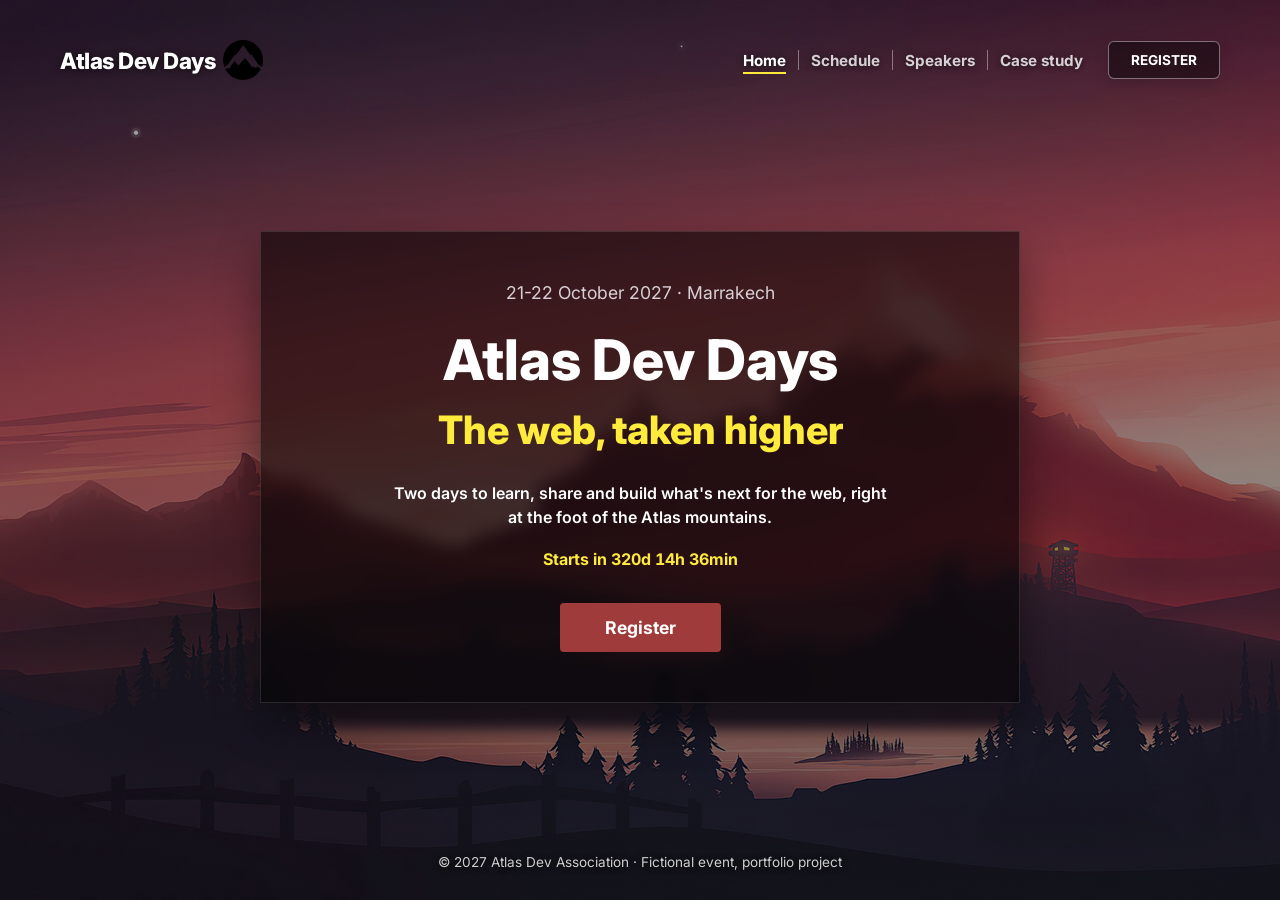
<file: index.html>
<!DOCTYPE html>
<html lang="en">
<head>
    <meta charset="UTF-8">
    <meta name="viewport" content="width=device-width, initial-scale=1.0">
    <title>Atlas Dev Days - A web conference in Marrakech</title>
    <meta name="description" content="Atlas Dev Days: two days of talks for web developers, 21 and 22 October 2027 in Marrakech.">
    <meta name="theme-color" content="#0d0d11">
    <link rel="icon" type="image/png" href="images/jbell.png">
    <link rel="preconnect" href="https://fonts.googleapis.com">
    <link rel="preconnect" href="https://fonts.gstatic.com" crossorigin>
    <link href="https://fonts.googleapis.com/css2?family=Inter:wght@400;600;700;800&display=swap" rel="stylesheet">
    <meta property="og:title" content="Atlas Dev Days - A web conference in Marrakech">
    <meta property="og:description" content="Atlas Dev Days: two days of talks for web developers, 21 and 22 October 2027 in Marrakech.">
    <meta property="og:type" content="website">
    <meta property="og:locale" content="en_GB">
    <link rel="stylesheet" href="style.css">
    <script src="script.js" defer></script>
</head>
<body>
    <a href="#main" class="skip-link">Skip to content</a>

    <header class="site-header">
        <nav class="navbar" aria-label="Main navigation">
            <a href="index.html" class="brand">
                <span class="brand-text">Atlas Dev Days</span>
                <img src="images/jbell.png" alt="" class="brand-icon-img" width="40" height="40">
            </a>
            <div class="nav-right">
                <ul class="nav-menu"><li><a href="index.html" class="nav-link" aria-current="page">Home</a></li><li><a href="schedule.html" class="nav-link">Schedule</a></li><li><a href="speakers.html" class="nav-link">Speakers</a></li><li><a href="case-study.html" class="nav-link">Case study</a></li></ul>
                <a href="register.html" class="btn-subscribe">Register</a>
            </div>
        </nav>
    </header>

    <main class="hero-content" id="main">
        <div class="card">
            <p class="date">21-22 October 2027 &middot; Marrakech</p>
            <h1 class="title">Atlas Dev Days<br><span class="highlight">The web, taken higher</span></h1>
            <p class="description">Two days to learn, share and build what's next for the web, right at the foot of the Atlas mountains.</p>
            <p class="countdown" id="countdown" role="timer"></p>
            <a href="register.html" class="btn">Register</a>
        </div>
    </main>

    <footer class="site-footer">
        <p>&copy; 2027 Atlas Dev Association &middot; Fictional event, portfolio project</p>
    </footer>
</body>
</html>
</file>
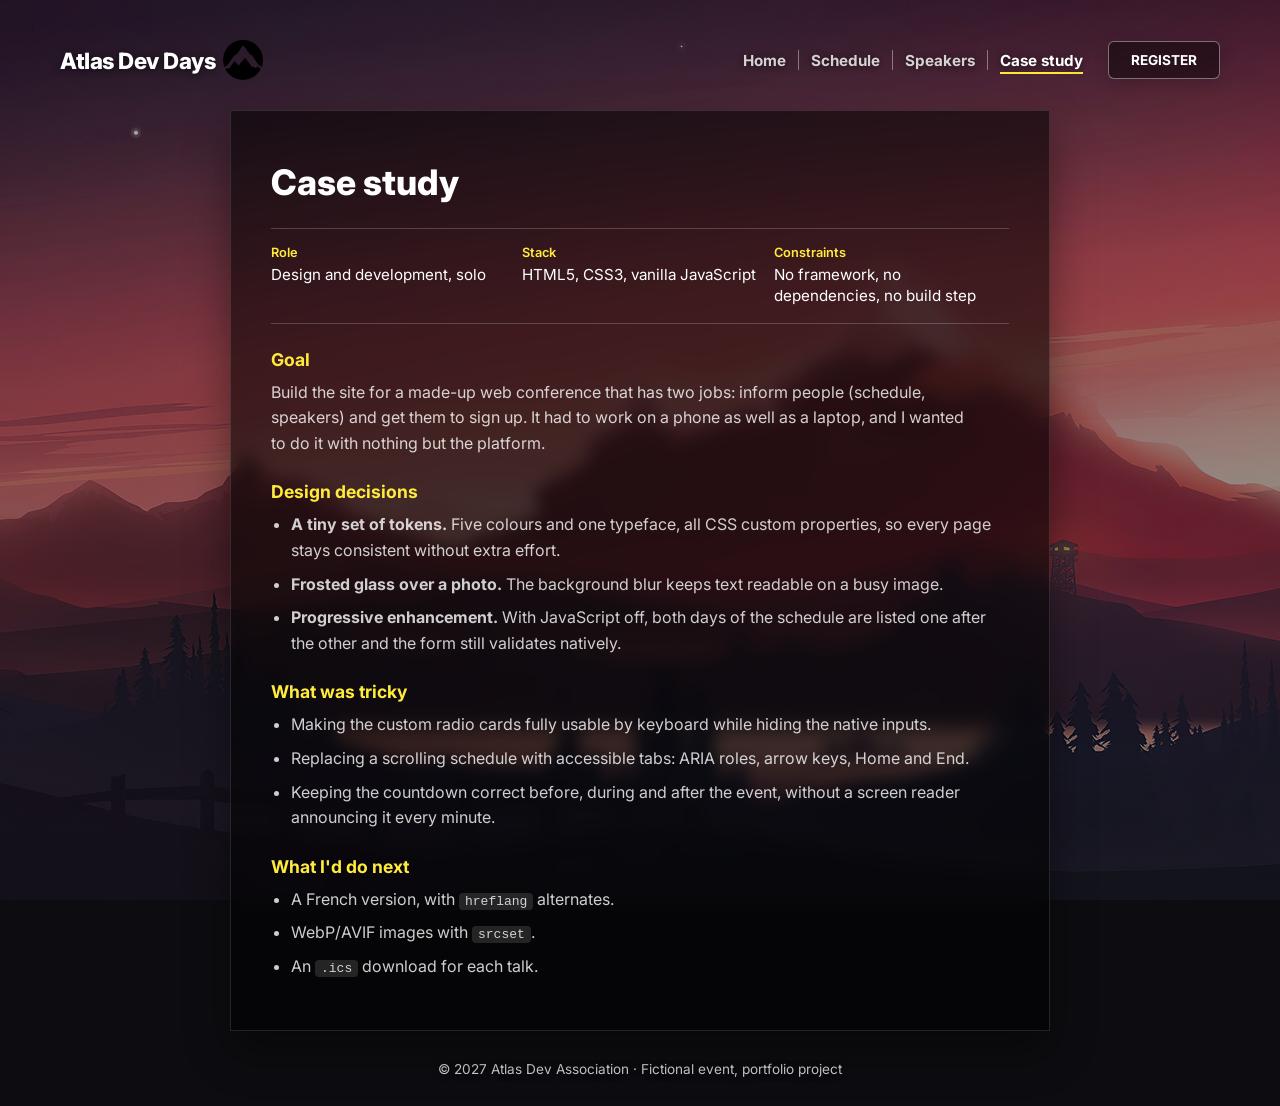
<file: case-study.html>
<!DOCTYPE html>
<html lang="en">
<head>
    <meta charset="UTF-8">
    <meta name="viewport" content="width=device-width, initial-scale=1.0">
    <title>Case study - Atlas Dev Days</title>
    <meta name="description" content="How the Atlas Dev Days site was built: goals, design decisions, problems along the way and what comes next.">
    <meta name="theme-color" content="#0d0d11">
    <link rel="icon" type="image/png" href="images/jbell.png">
    <link rel="preconnect" href="https://fonts.googleapis.com">
    <link rel="preconnect" href="https://fonts.gstatic.com" crossorigin>
    <link href="https://fonts.googleapis.com/css2?family=Inter:wght@400;600;700;800&display=swap" rel="stylesheet">
    <meta property="og:title" content="Case study - Atlas Dev Days">
    <meta property="og:description" content="How the Atlas Dev Days site was built: goals, design decisions, problems along the way and what comes next.">
    <meta property="og:type" content="website">
    <meta property="og:locale" content="en_GB">
    <link rel="stylesheet" href="style.css">
    <script src="script.js" defer></script>
</head>
<body>
    <a href="#main" class="skip-link">Skip to content</a>

    <header class="site-header">
        <nav class="navbar" aria-label="Main navigation">
            <a href="index.html" class="brand">
                <span class="brand-text">Atlas Dev Days</span>
                <img src="images/jbell.png" alt="" class="brand-icon-img" width="40" height="40">
            </a>
            <div class="nav-right">
                <ul class="nav-menu"><li><a href="index.html" class="nav-link">Home</a></li><li><a href="schedule.html" class="nav-link">Schedule</a></li><li><a href="speakers.html" class="nav-link">Speakers</a></li><li><a href="case-study.html" class="nav-link" aria-current="page">Case study</a></li></ul>
                <a href="register.html" class="btn-subscribe">Register</a>
            </div>
        </nav>
    </header>

    <main class="hero-content" id="main">
        <article class="card case-card">
            <h1 class="page-title">Case study</h1>
            <dl class="facts">
                <div><dt>Role</dt><dd>Design and development, solo</dd></div>
                <div><dt>Stack</dt><dd>HTML5, CSS3, vanilla JavaScript</dd></div>
                <div><dt>Constraints</dt><dd>No framework, no dependencies, no build step</dd></div>
            </dl>
            <h2>Goal</h2>
            <p>Build the site for a made-up web conference that has two jobs: inform people (schedule, speakers) and get them to sign up. It had to work on a phone as well as a laptop, and I wanted to do it with nothing but the platform.</p>
            <h2>Design decisions</h2>
            <ul>
                <li><strong>A tiny set of tokens.</strong> Five colours and one typeface, all CSS custom properties, so every page stays consistent without extra effort.</li>
                <li><strong>Frosted glass over a photo.</strong> The background blur keeps text readable on a busy image.</li>
                <li><strong>Progressive enhancement.</strong> With JavaScript off, both days of the schedule are listed one after the other and the form still validates natively.</li>
            </ul>
            <h2>What was tricky</h2>
            <ul>
                <li>Making the custom radio cards fully usable by keyboard while hiding the native inputs.</li>
                <li>Replacing a scrolling schedule with accessible tabs: ARIA roles, arrow keys, Home and End.</li>
                <li>Keeping the countdown correct before, during and after the event, without a screen reader announcing it every minute.</li>
            </ul>
            <h2>What I'd do next</h2>
            <ul>
                <li>A French version, with <code>hreflang</code> alternates.</li>
                <li>WebP/AVIF images with <code>srcset</code>.</li>
                <li>An <code>.ics</code> download for each talk.</li>
            </ul>
        </article>
    </main>

    <footer class="site-footer">
        <p>&copy; 2027 Atlas Dev Association &middot; Fictional event, portfolio project</p>
    </footer>
</body>
</html>
</file>
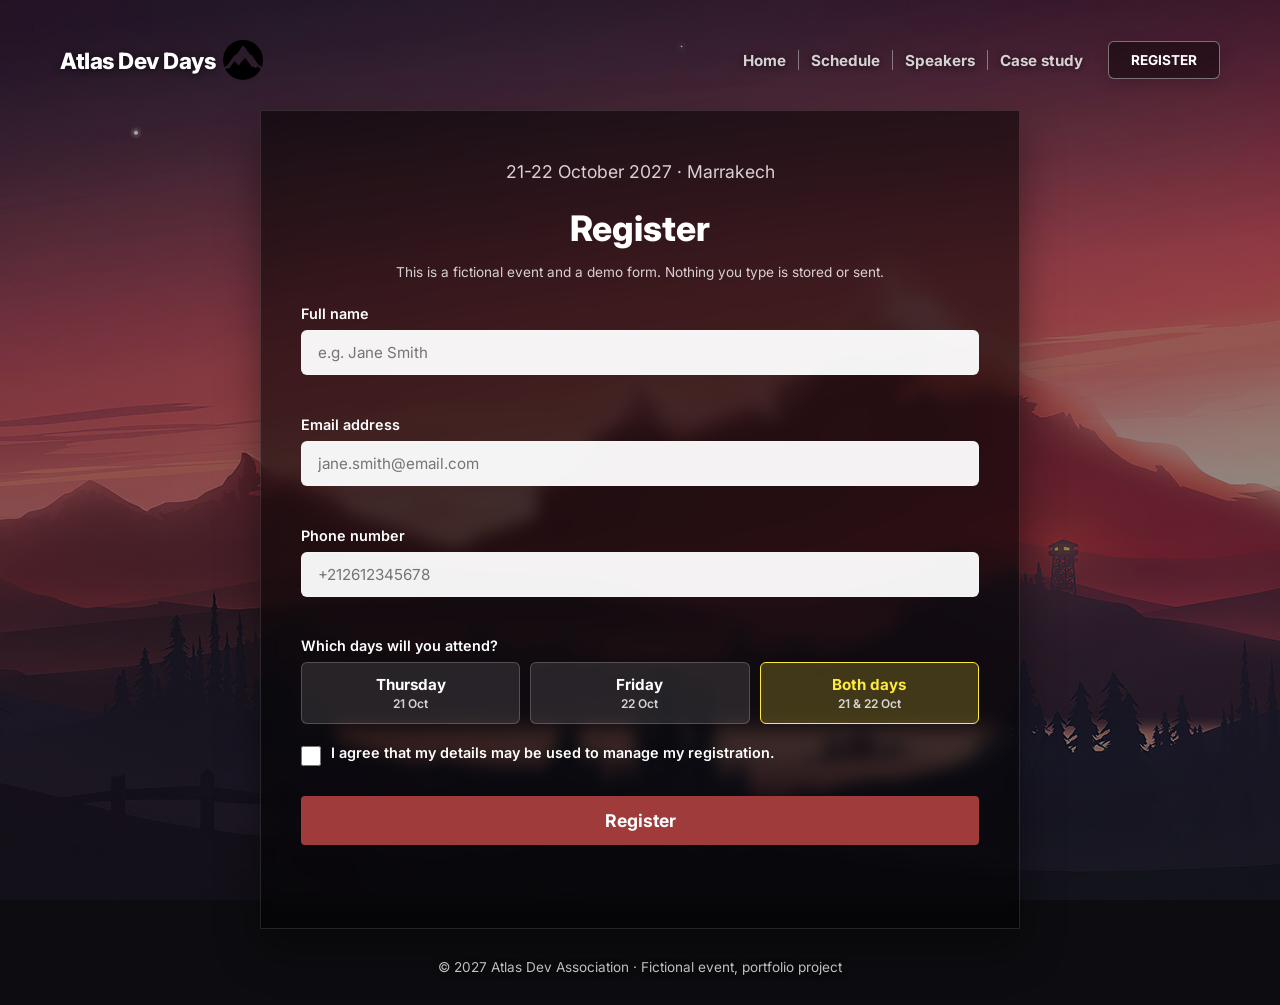
<file: register.html>
<!DOCTYPE html>
<html lang="en">
<head>
    <meta charset="UTF-8">
    <meta name="viewport" content="width=device-width, initial-scale=1.0">
    <title>Register - Atlas Dev Days</title>
    <meta name="description" content="Register for Atlas Dev Days, 21 and 22 October 2027 in Marrakech.">
    <meta name="theme-color" content="#0d0d11">
    <link rel="icon" type="image/png" href="images/jbell.png">
    <link rel="preconnect" href="https://fonts.googleapis.com">
    <link rel="preconnect" href="https://fonts.gstatic.com" crossorigin>
    <link href="https://fonts.googleapis.com/css2?family=Inter:wght@400;600;700;800&display=swap" rel="stylesheet">
    <meta property="og:title" content="Register - Atlas Dev Days">
    <meta property="og:description" content="Register for Atlas Dev Days, 21 and 22 October 2027 in Marrakech.">
    <meta property="og:type" content="website">
    <meta property="og:locale" content="en_GB">
    <link rel="stylesheet" href="style.css">
    <script src="script.js" defer></script>
</head>
<body>
    <a href="#main" class="skip-link">Skip to content</a>

    <header class="site-header">
        <nav class="navbar" aria-label="Main navigation">
            <a href="index.html" class="brand">
                <span class="brand-text">Atlas Dev Days</span>
                <img src="images/jbell.png" alt="" class="brand-icon-img" width="40" height="40">
            </a>
            <div class="nav-right">
                <ul class="nav-menu"><li><a href="index.html" class="nav-link">Home</a></li><li><a href="schedule.html" class="nav-link">Schedule</a></li><li><a href="speakers.html" class="nav-link">Speakers</a></li><li><a href="case-study.html" class="nav-link">Case study</a></li></ul>
                <a href="register.html" class="btn-subscribe">Register</a>
            </div>
        </nav>
    </header>

    <main class="hero-content" id="main">
        <div class="card form-card">
            <p class="date">21-22 October 2027 &middot; Marrakech</p>
            <h1 class="page-title">Register</h1>
            <p class="form-note">This is a fictional event and a demo form. Nothing you type is stored or sent.</p>
            <form action="#" method="post" class="registration-form" data-endpoint="">

                <div class="form-group">
                    <label for="fullname">Full name</label>
                    <input type="text" id="fullname" name="fullname" placeholder="e.g. Jane Smith" autocomplete="name" required>
                </div>

                <div class="form-group">
                    <label for="email">Email address</label>
                    <input type="email" id="email" name="email" placeholder="jane.smith@email.com" autocomplete="email" pattern="[^@\s]+@[^@\s]+\.[^@\s]+" title="Expected format: name@domain.com" required>
                </div>

                <div class="form-group">
                    <label for="phone">Phone number</label>
                    <input type="tel" id="phone" name="phone" placeholder="+212612345678" autocomplete="tel" inputmode="tel" pattern="(\+212|0)[5-7][0-9]{8}" title="Expected format: +212612345678 or 0612345678" required>
                </div>

                <fieldset class="form-group day-fieldset">
                    <legend>Which days will you attend?</legend>
                    <div class="day-selector">
                        <label class="radio-card">
                            <input type="radio" name="attendance" value="thursday" required>
                            <span class="radio-content"><strong>Thursday</strong><small>21 Oct</small></span>
                        </label>
                        <label class="radio-card">
                            <input type="radio" name="attendance" value="friday">
                            <span class="radio-content"><strong>Friday</strong><small>22 Oct</small></span>
                        </label>
                        <label class="radio-card">
                            <input type="radio" name="attendance" value="both" checked>
                            <span class="radio-content"><strong>Both days</strong><small>21 &amp; 22 Oct</small></span>
                        </label>
                    </div>
                </fieldset>

                <div class="form-group consent">
                    <label class="checkbox-label" for="consent">
                        <input type="checkbox" id="consent" name="consent" required>
                        <span>I agree that my details may be used to manage my registration.</span>
                    </label>
                </div>

                <button type="submit" class="btn submit-btn">Register</button>
            </form>
        </div>
    </main>

    <footer class="site-footer">
        <p>&copy; 2027 Atlas Dev Association &middot; Fictional event, portfolio project</p>
    </footer>
</body>
</html>
</file>
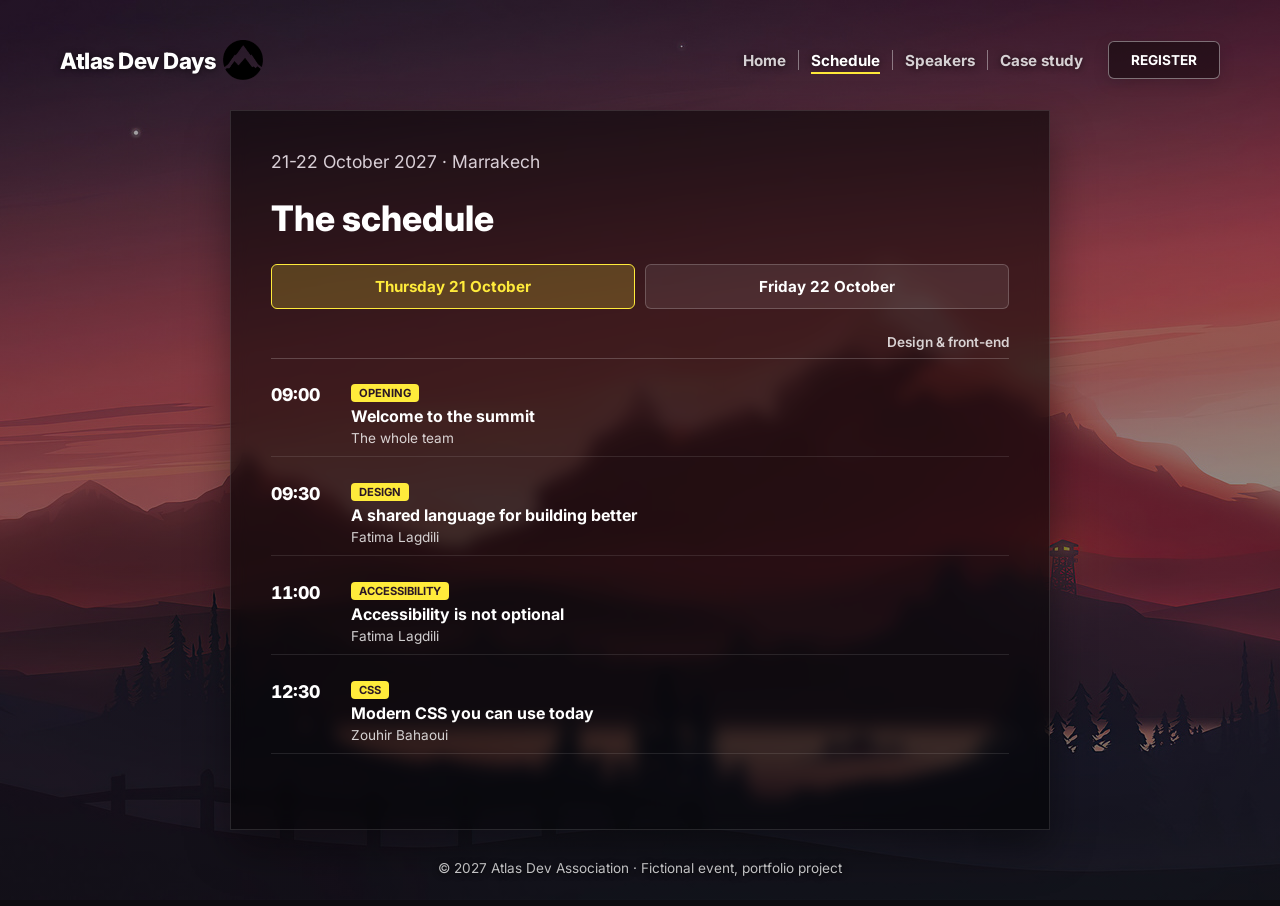
<file: schedule.html>
<!DOCTYPE html>
<html lang="en">
<head>
    <meta charset="UTF-8">
    <meta name="viewport" content="width=device-width, initial-scale=1.0">
    <title>Schedule - Atlas Dev Days</title>
    <meta name="description" content="The Atlas Dev Days schedule: times, talk titles and speakers for 21 and 22 October 2027.">
    <meta name="theme-color" content="#0d0d11">
    <link rel="icon" type="image/png" href="images/jbell.png">
    <link rel="preconnect" href="https://fonts.googleapis.com">
    <link rel="preconnect" href="https://fonts.gstatic.com" crossorigin>
    <link href="https://fonts.googleapis.com/css2?family=Inter:wght@400;600;700;800&display=swap" rel="stylesheet">
    <meta property="og:title" content="Schedule - Atlas Dev Days">
    <meta property="og:description" content="The Atlas Dev Days schedule: times, talk titles and speakers for 21 and 22 October 2027.">
    <meta property="og:type" content="website">
    <meta property="og:locale" content="en_GB">
    <link rel="stylesheet" href="style.css">
    <script src="script.js" defer></script>
</head>
<body>
    <a href="#main" class="skip-link">Skip to content</a>

    <header class="site-header">
        <nav class="navbar" aria-label="Main navigation">
            <a href="index.html" class="brand">
                <span class="brand-text">Atlas Dev Days</span>
                <img src="images/jbell.png" alt="" class="brand-icon-img" width="40" height="40">
            </a>
            <div class="nav-right">
                <ul class="nav-menu"><li><a href="index.html" class="nav-link">Home</a></li><li><a href="schedule.html" class="nav-link" aria-current="page">Schedule</a></li><li><a href="speakers.html" class="nav-link">Speakers</a></li><li><a href="case-study.html" class="nav-link">Case study</a></li></ul>
                <a href="register.html" class="btn-subscribe">Register</a>
            </div>
        </nav>
    </header>

    <main class="hero-content" id="main">
        <div class="card program-card">
            <p class="date">21-22 October 2027 &middot; Marrakech</p>
            <h1 class="page-title">The schedule</h1>
            <section class="day-section" data-day>
                <div class="day-header">
                    <h2>Thursday 21 October</h2>
                    <span class="track-tag">Design &amp; front-end</span>
                </div>
                <ul class="schedule-list">
                <li class="schedule-item">
                    <span class="time">09:00</span>
                    <div class="talk-details">
                        <span class="tag">Opening</span>
                        <h3>Welcome to the summit</h3>
                        <p class="speaker">The whole team</p>
                    </div>
                </li>
                <li class="schedule-item">
                    <span class="time">09:30</span>
                    <div class="talk-details">
                        <span class="tag">Design</span>
                        <h3>A shared language for building better</h3>
                        <p class="speaker">Fatima Lagdili</p>
                    </div>
                </li>
                <li class="schedule-item">
                    <span class="time">11:00</span>
                    <div class="talk-details">
                        <span class="tag">Accessibility</span>
                        <h3>Accessibility is not optional</h3>
                        <p class="speaker">Fatima Lagdili</p>
                    </div>
                </li>
                <li class="schedule-item">
                    <span class="time">12:30</span>
                    <div class="talk-details">
                        <span class="tag">CSS</span>
                        <h3>Modern CSS you can use today</h3>
                        <p class="speaker">Zouhir Bahaoui</p>
                    </div>
                </li>
                </ul>
            </section>
            <section class="day-section" data-day>
                <div class="day-header">
                    <h2>Friday 22 October</h2>
                    <span class="track-tag">Back-end &amp; impact</span>
                </div>
                <ul class="schedule-list">
                <li class="schedule-item">
                    <span class="time">09:00</span>
                    <div class="talk-details">
                        <span class="tag">Performance</span>
                        <h3>A fast web, even under constraints</h3>
                        <p class="speaker">Zouhir Bahaoui</p>
                    </div>
                </li>
                <li class="schedule-item">
                    <span class="time">09:30</span>
                    <div class="talk-details">
                        <span class="tag">AI &amp; web</span>
                        <h3>Coding with AI without losing the plot</h3>
                        <p class="speaker">Riad Mehdaoui</p>
                    </div>
                </li>
                <li class="schedule-item">
                    <span class="time">11:00</span>
                    <div class="talk-details">
                        <span class="tag">Open source</span>
                        <h3>Growing a community that lasts</h3>
                        <p class="speaker">Riad Mehdaoui</p>
                    </div>
                </li>
                <li class="schedule-item">
                    <span class="time">12:30</span>
                    <div class="talk-details">
                        <span class="tag">Break</span>
                        <h3>Coffee and conversation</h3>
                        <p class="speaker">Everyone</p>
                    </div>
                </li>
                <li class="schedule-item">
                    <span class="time">13:30</span>
                    <div class="talk-details">
                        <span class="tag">Back-end</span>
                        <h3>APIs that stay simple and robust</h3>
                        <p class="speaker">Salma Idrissi</p>
                    </div>
                </li>
                <li class="schedule-item">
                    <span class="time">14:30</span>
                    <div class="talk-details">
                        <span class="tag">Deployment</span>
                        <h3>Shipping without the stress</h3>
                        <p class="speaker">Yassine El Amrani</p>
                    </div>
                </li>
                <li class="schedule-item">
                    <span class="time">15:30</span>
                    <div class="talk-details">
                        <span class="tag">Panel</span>
                        <h3>Funding and sustaining a web project</h3>
                        <p class="speaker">Karim Benali</p>
                    </div>
                </li>
                </ul>
            </section>
        </div>
    </main>

    <footer class="site-footer">
        <p>&copy; 2027 Atlas Dev Association &middot; Fictional event, portfolio project</p>
    </footer>
</body>
</html>
</file>
<file: style.css>
/* --- VARIABLES --- */
:root {
  /* Colours (5) */
  --color-bg: #0d0d11;
  --color-text: #ffffff;
  --color-muted: rgba(255, 255, 255, 0.8);
  --color-accent: #ffeb3b;
  --color-cta: #a03b3b;

  /* Typeface (1) */
  --font-main: 'Inter', -apple-system, BlinkMacSystemFont, 'Segoe UI', Roboto, sans-serif;

  --glass: rgba(0, 0, 0, 0.55);
  --line: rgba(255, 255, 255, 0.2);
  --error: #ff8a80;
}

/* --- RESET & GLOBALS --- */
html { overflow-y: scroll; }

* { margin: 0; padding: 0; box-sizing: border-box; }

body {
  min-height: 100dvh;
  display: flex;
  flex-direction: column;
  align-items: center;
  padding: 30px 40px 20px;
  font-family: var(--font-main);
  color: var(--color-text);
  background:
    linear-gradient(rgba(13, 13, 17, 0.35), rgba(13, 13, 17, 0.55)),
    var(--color-bg) url('images/red-mountains-morning-minimal-4k-dn-1440x900.jpg') center/cover no-repeat fixed;
  overflow-x: hidden;
}

a:focus-visible,
button:focus-visible,
input:focus-visible {
  outline: 3px solid var(--color-accent);
  outline-offset: 2px;
}

/* --- HEADER & NAVIGATION --- */
.site-header { width: 100%; max-width: 1300px; }

.navbar {
  display: flex;
  justify-content: space-between;
  align-items: center;
  flex-wrap: wrap;
  gap: 15px;
  padding: 10px 20px;
}

.nav-right, .nav-menu, .brand { display: flex; align-items: center; }
.nav-right { gap: 25px; flex-wrap: wrap; }
.nav-menu { list-style: none; flex-wrap: wrap; row-gap: 6px; }

.brand {
  gap: 8px;
  font-size: 1.4rem;
  font-weight: 800;
  color: var(--color-text);
  text-decoration: none;
  letter-spacing: -0.5px;
  text-shadow: 0 1px 6px rgba(0, 0, 0, 0.6);
}

.brand-icon-img { width: 40px; height: 40px; }

.nav-menu li + li {
  margin-left: 12px;
  padding-left: 12px;
  border-left: 1px solid rgba(255, 255, 255, 0.4);
}

.nav-link {
  color: var(--color-muted);
  text-decoration: none;
  font-weight: 700;
  font-size: 0.95rem;
  text-shadow: 0 1px 6px rgba(0, 0, 0, 0.6);
  padding-bottom: 2px;
  border-bottom: 2px solid transparent;
  transition: color 0.2s ease, border-color 0.2s ease;
}

/* No font-weight change on hover, it would shift the layout */
.nav-link:hover { color: var(--color-text); }
.nav-link[aria-current="page"] { color: var(--color-text); border-bottom-color: var(--color-accent); }

/* --- BUTTONS & GLASS CARDS --- */
.btn-subscribe, .card {
  backdrop-filter: blur(8px);
  -webkit-backdrop-filter: blur(8px);
}

.btn-subscribe {
  background: rgba(0, 0, 0, 0.45);
  color: var(--color-text);
  text-decoration: none;
  text-transform: uppercase;
  font-weight: 700;
  font-size: 0.85rem;
  padding: 10px 22px;
  border-radius: 6px;
  border: 1px solid rgba(255, 255, 255, 0.4);
  box-shadow: 0 4px 15px rgba(0, 0, 0, 0.15);
  transition: background 0.2s ease, transform 0.1s ease;
}

.btn-subscribe:hover { background: rgba(0, 0, 0, 0.65); transform: translateY(-1px); }

.hero-content {
  flex: 1;
  display: flex;
  justify-content: center;
  align-items: center;
  width: 100%;
  padding: 20px 0;
}

.card {
  width: 100%;
  max-width: 760px;
  background: var(--glass);
  border: 1px solid rgba(255, 255, 255, 0.12);
  padding: 50px 40px;
  text-align: center;
  box-shadow: 0 20px 40px rgba(0, 0, 0, 0.4);
}

.card .date { color: #d9cfd6; font-size: 1.1rem; margin-bottom: 25px; }
.card .title { font-size: 3.5rem; font-weight: 800; line-height: 1.15; margin-bottom: 25px; }
.card .title .highlight { color: var(--color-accent); font-size: 0.7em; }
.card .description { font-size: 1rem; font-weight: 600; line-height: 1.5; max-width: 500px; margin: 0 auto 35px; }

.card .btn {
  display: inline-block;
  background-color: var(--color-cta);
  color: var(--color-text);
  font-weight: 700;
  font-size: 1.1rem;
  text-decoration: none;
  padding: 14px 45px;
  border-radius: 4px;
  transition: background-color 0.2s ease, transform 0.1s ease;
}

.card .btn:hover { background-color: #842e2e; transform: translateY(-1px); }

.page-title { font-size: 2.2rem; font-weight: 800; margin-bottom: 25px; }

/* --- FOOTER --- */
.site-footer {
  width: 100%;
  max-width: 1300px;
  padding: 10px 20px;
  text-align: center;
  font-size: 0.85rem;
  color: var(--color-muted);
  text-shadow: 0 1px 6px rgba(0, 0, 0, 0.8);
}

/* --- FORM --- */
.registration-form, .form-group, .talk-details, .speaker-info {
  display: flex;
  flex-direction: column;
}

.registration-form { gap: 20px; text-align: left; }
.form-group { gap: 8px; }
.form-group label, .day-fieldset legend { font-size: 0.9rem; font-weight: 600; }

.form-note { color: var(--color-muted); font-size: 0.85rem; margin: -10px 0 25px; }

.form-group input[type="text"],
.form-group input[type="email"],
.form-group input[type="tel"] {
  width: 100%;
  padding: 12px 16px;
  border-radius: 6px;
  border: 1px solid var(--line);
  background: rgba(255, 255, 255, 0.95);
  color: #111;
  font-family: inherit;
  font-size: 0.95rem;
  transition: border-color 0.2s ease, box-shadow 0.2s ease;
}

.form-group input:focus {
  border-color: var(--color-accent);
  box-shadow: 0 0 0 3px rgba(255, 235, 59, 0.4);
  background: #fff;
}

.form-group input:user-invalid { border-color: var(--error); box-shadow: 0 0 0 3px rgba(255, 138, 128, 0.4); }

.day-fieldset { border: none; }
.day-fieldset legend { margin-bottom: 8px; }

.day-selector { display: flex; flex-wrap: wrap; gap: 10px; }
.radio-card { flex: 1 1 110px; cursor: pointer; position: relative; display: flex; }
.radio-card input[type="radio"] { position: absolute; opacity: 0; width: 0; height: 0; }

.radio-content {
  flex: 1;
  display: flex;
  flex-direction: column;
  align-items: center;
  justify-content: center;
  padding: 12px 8px;
  background: rgba(255, 255, 255, 0.1);
  border: 1px solid var(--line);
  border-radius: 6px;
  transition: border-color 0.2s ease, background 0.2s ease;
}

.radio-content strong { font-size: 0.95rem; }
.radio-content small { font-size: 0.75rem; color: var(--color-muted); margin-top: 2px; }

.radio-card input[type="radio"]:checked + .radio-content {
  background: rgba(255, 235, 59, 0.2);
  border-color: var(--color-accent);
  color: var(--color-accent);
}

.radio-card input[type="radio"]:focus-visible + .radio-content { outline: 3px solid var(--color-accent); outline-offset: 2px; }
.radio-card:hover .radio-content { border-color: rgba(255, 255, 255, 0.6); }

.checkbox-label { display: flex; align-items: flex-start; gap: 10px; font-weight: 400; cursor: pointer; }
.checkbox-label input { width: 20px; height: 20px; flex-shrink: 0; margin-top: 2px; accent-color: var(--color-accent); }

.submit-btn { width: 100%; margin-top: 10px; padding: 14px; border: none; cursor: pointer; font-family: inherit; }
.submit-btn:disabled { opacity: 0.6; cursor: wait; }

.field-error { color: var(--error); font-size: 0.8rem; min-height: 1em; }

.form-success { text-align: center; padding: 20px 0; }
.form-success h2 { color: var(--color-accent); font-size: 1.6rem; margin-bottom: 12px; }
.form-success p { line-height: 1.6; color: var(--color-muted); }
.form-success .form-note { margin: 16px 0 0; }

/* --- SCHEDULE --- */
.program-card { max-width: 820px; text-align: left; padding: 40px; }
.program-card .page-title { text-align: left; }

.day-section { margin-bottom: 35px; }
.day-section:last-child { margin-bottom: 0; }
.day-section[hidden] { display: none; }

.day-header {
  display: flex;
  justify-content: space-between;
  align-items: center;
  flex-wrap: wrap;
  gap: 4px 15px;
  border-bottom: 1px solid var(--line);
  padding-bottom: 8px;
  margin-bottom: 15px;
}

.day-header h2 { color: var(--color-accent); font-size: 1.1rem; font-weight: 700; }
.track-tag { color: var(--color-muted); font-size: 0.85rem; font-weight: 600; }

.schedule-list { list-style: none; display: flex; flex-direction: column; gap: 16px; }

.schedule-item {
  display: flex;
  align-items: flex-start;
  gap: 20px;
  padding: 10px 0;
  border-bottom: 1px solid rgba(255, 255, 255, 0.1);
}

.schedule-item .time { font-size: 1.1rem; font-weight: 800; min-width: 60px; font-variant-numeric: tabular-nums; }
.schedule-item.is-break .time, .schedule-item.is-break h3 { opacity: 0.7; }
.talk-details { gap: 4px; }

.talk-details .tag {
  align-self: flex-start;
  font-size: 0.7rem;
  font-weight: 700;
  text-transform: uppercase;
  color: #2b1725;
  background: var(--color-accent);
  padding: 2px 8px;
  border-radius: 4px;
}

.talk-details h3 { font-size: 1rem; font-weight: 700; }
.talk-details .speaker { font-size: 0.85rem; color: var(--color-muted); }

/* Tabs (injected by script.js) */
.day-tabs { display: flex; gap: 10px; margin-bottom: 25px; flex-wrap: wrap; }

.day-tab {
  flex: 1 1 140px;
  padding: 12px;
  border-radius: 6px;
  border: 1px solid var(--line);
  background: rgba(255, 255, 255, 0.08);
  color: var(--color-text);
  font: 700 0.95rem var(--font-main);
  cursor: pointer;
  transition: background 0.2s, border-color 0.2s;
}

.day-tab:hover { border-color: rgba(255, 255, 255, 0.6); }
.day-tab[aria-selected="true"] { background: rgba(255, 235, 59, 0.2); border-color: var(--color-accent); color: var(--color-accent); }

/* The day heading duplicates the tab: hidden visually, kept for screen readers */
.day-tabs ~ .day-section .day-header h2 {
  position: absolute; width: 1px; height: 1px; overflow: hidden; clip-path: inset(50%);
}
.day-tabs ~ .day-section .day-header { justify-content: flex-end; }

/* --- SPEAKERS --- */
.speakers-card { max-width: 1000px; padding: 40px; }

.speakers-grid {
  list-style: none;
  display: flex;
  flex-wrap: wrap;
  justify-content: center;
  gap: 24px;
}

.speaker-card {
  flex: 1 1 220px;
  max-width: 280px;
  display: flex;
  flex-direction: column;
  align-items: center;
  background: rgba(255, 255, 255, 0.06);
  border: 1px solid rgba(255, 255, 255, 0.15);
  border-radius: 12px;
  padding: 16px;
  transition: transform 0.3s ease, border-color 0.3s ease;
}

.speaker-card:hover { transform: translateY(-6px); border-color: rgba(255, 235, 59, 0.6); }

.speaker-photo-wrapper {
  width: 100%;
  aspect-ratio: 4 / 5;
  border-radius: 8px;
  overflow: hidden;
  margin-bottom: 16px;
  background: rgba(255, 255, 255, 0.1);
}

.speaker-photo { width: 100%; height: 100%; object-fit: cover; display: block; }

.speaker-info { gap: 6px; text-align: center; }
.speaker-topic { font-size: 0.8rem; font-weight: 600; color: var(--color-accent); }
.speaker-name { font-size: 1.1rem; font-weight: 800; }

/* --- CASE STUDY --- */
.case-card { text-align: left; max-width: 820px; }
.case-card .page-title { text-align: left; }
.case-card h2 { color: var(--color-accent); font-size: 1.1rem; margin: 25px 0 10px; }
.case-card p, .case-card li { line-height: 1.6; color: var(--color-muted); max-width: 70ch; }
.case-card ul { padding-left: 20px; display: grid; gap: 8px; }
.case-card code { background: rgba(255, 255, 255, 0.12); padding: 1px 6px; border-radius: 4px; }

.facts {
  display: grid;
  grid-template-columns: repeat(auto-fit, minmax(200px, 1fr));
  gap: 16px;
  padding: 16px 0;
  border-top: 1px solid var(--line);
  border-bottom: 1px solid var(--line);
}
.facts dt { font-size: 0.8rem; font-weight: 600; color: var(--color-accent); margin-bottom: 4px; }
.facts dd { font-size: 0.95rem; line-height: 1.4; }

/* --- ACCESSIBILITY --- */
.skip-link {
  position: absolute; left: 12px; top: -60px; z-index: 10;
  background: var(--color-accent); color: #111;
  padding: 10px 16px; border-radius: 6px; font-weight: 700; text-decoration: none;
}
.skip-link:focus { top: 12px; }

.countdown { font-weight: 700; color: var(--color-accent); margin: -15px 0 30px; min-height: 1.5em; font-variant-numeric: tabular-nums; }

/* --- MOTION --- */
@view-transition { navigation: auto; }

.js .reveal { opacity: 0; transform: translateY(14px); transition: opacity 0.5s ease, transform 0.5s ease; }
.js .reveal.in { opacity: 1; transform: none; }

@media (prefers-reduced-motion: reduce) {
  * { transition: none !important; }
  .js .reveal { opacity: 1; transform: none; }
}

/* --- MOBILE --- */
@media (max-width: 700px) {
  body { padding: 15px 15px 10px; }
  .navbar { flex-direction: column; align-items: flex-start; padding: 10px 0; }
  .nav-right { gap: 15px; }
  .card, .program-card, .speakers-card { padding: 30px 20px; }
  .card .title { font-size: 2.3rem; }
  .page-title { font-size: 1.8rem; }
  .schedule-item { gap: 12px; }
  .schedule-item .time { min-width: 50px; font-size: 1rem; }
  .speaker-card { flex-basis: 100%; max-width: 320px; }
  .card .btn { padding: 14px 30px; }
}

/* --- SCROLLBAR --- */
::-webkit-scrollbar { width: 8px; background: transparent; }
::-webkit-scrollbar-track { background: transparent; }
::-webkit-scrollbar-thumb { background: rgba(255, 255, 255, 0.2); border-radius: 10px; }
::-webkit-scrollbar-thumb:hover { background: rgba(255, 255, 255, 0.4); }
</file>
